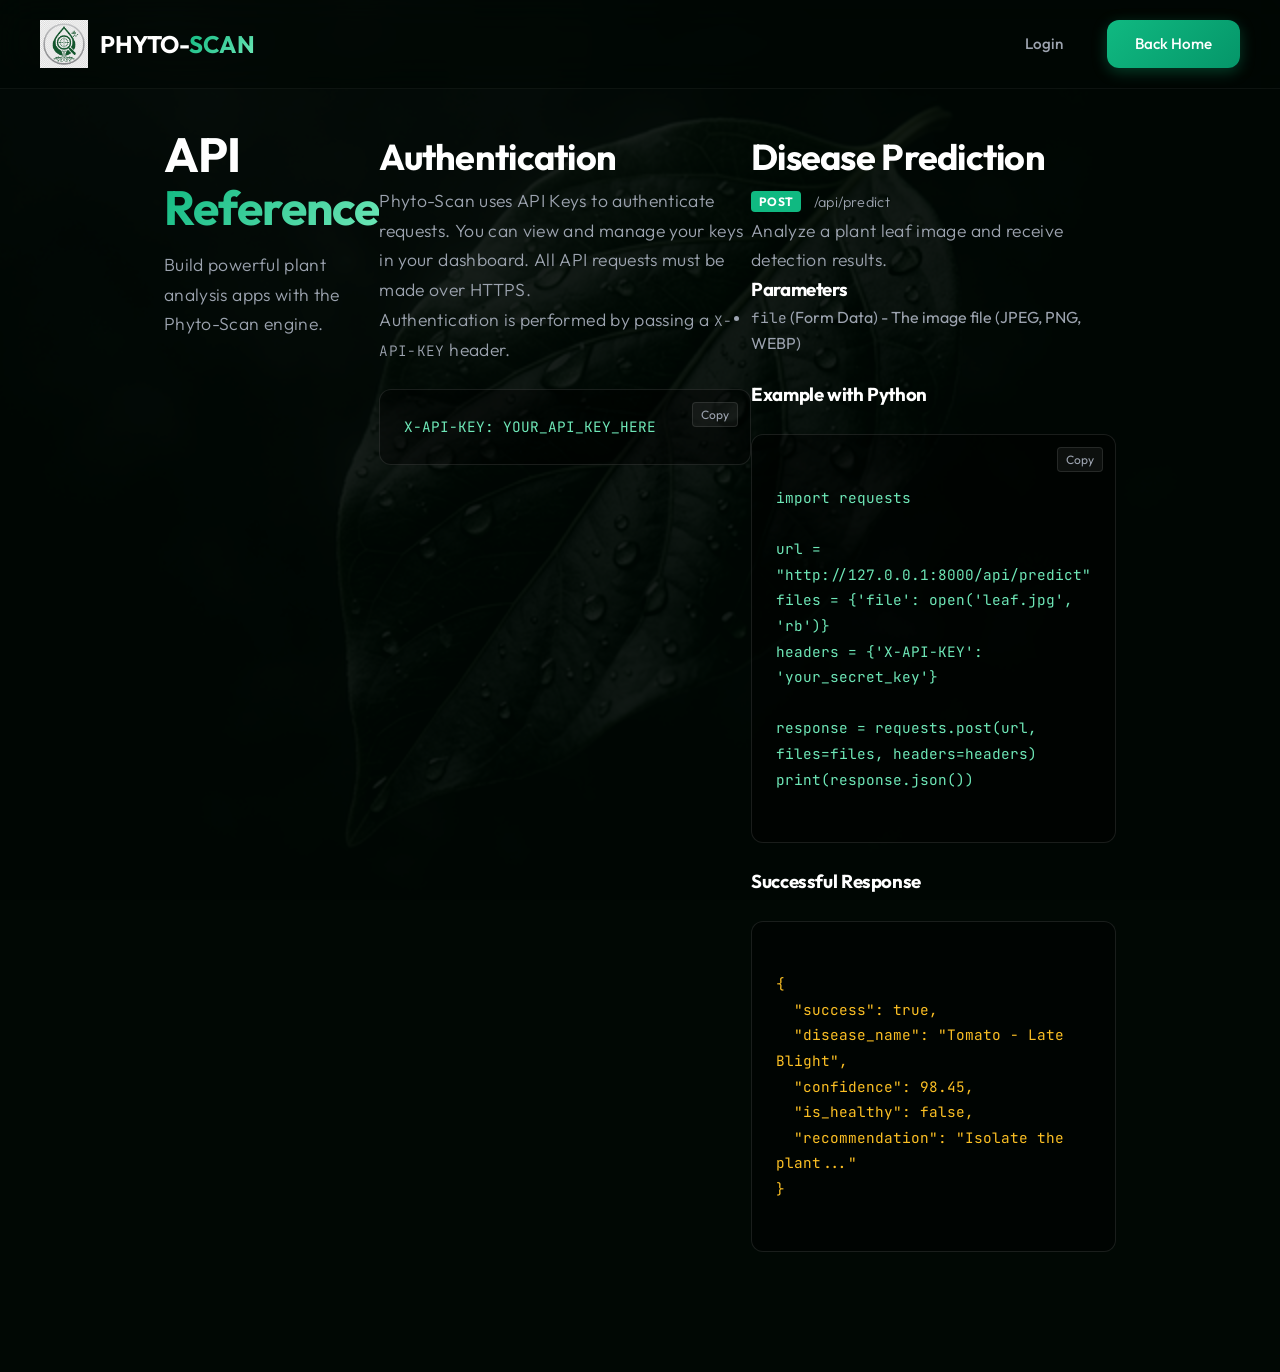
<file: frontend/docs.html>
<!DOCTYPE html>
<html lang="en">
<head>
    <meta charset="UTF-8">
    <meta name="viewport" content="width=device-width, initial-scale=1.0">
    <title>API Documentation — Phyto-Scan</title>
    <link rel="preconnect" href="https://fonts.googleapis.com">
    <link rel="preconnect" href="https://fonts.gstatic.com" crossorigin>
    <link href="https://fonts.googleapis.com/css2?family=Outfit:wght@300;400;500;600;700;800&family=JetBrains+Mono&display=swap" rel="stylesheet">
    <link rel="stylesheet" href="/frontend/style.css">
    <style>
        code { font-family: 'JetBrains Mono', monospace; font-size: 0.9rem; }
        .code-block { background: rgba(0,0,0,0.4); padding: 1.5rem; border-radius: 12px; border: 1px solid var(--glass-border); position: relative; margin: 1.5rem 0; }
        .copy-btn { position: absolute; top: 0.75rem; right: 0.75rem; background: rgba(255,255,255,0.05); border: 1px solid var(--glass-border); color: var(--text-muted); padding: 0.25rem 0.5rem; border-radius: 4px; font-size: 0.75rem; cursor: pointer; transition: all 0.2s; }
        .copy-btn:hover { background: var(--primary); color: #fff; }
        .doc-section { margin-bottom: 4rem; }
        .method { background: var(--primary); color: #fff; padding: 0.2rem 0.5rem; border-radius: 4px; font-weight: 700; font-size: 0.75rem; vertical-align: middle; margin-right: 0.5rem; }
        .endpoint { color: var(--text-muted); font-size: 0.9rem; }
    </style>
</head>
<body>
    <div class="bg-animated">
        <div class="hero-bg-image"></div>
        <div class="blob blob1"></div>
        <div class="blob blob2"></div>
        <div class="blob blob3"></div>
        <div class="noise-overlay"></div>
    </div>

    <nav class="glass-nav">
        <div class="nav-container">
            <a href="/" class="logo" style="text-decoration: none; color: inherit;">
                <img src="/frontend/logo.png" alt="Phyto-Scan Logo" class="logo-image" style="height: 48px; width: auto;">
                <span class="logo-text">PHYTO-<span class="highlight">SCAN</span></span>
            </a>
            <div class="auth-buttons" id="navAuth">
                <a href="/login" class="btn btn-ghost" style="text-decoration: none;">Login</a>
                <a href="/" class="btn btn-primary" style="text-decoration: none;">Back Home</a>
            </div>
        </div>
    </nav>

    <main class="auth-main" style="padding-top: 8rem; min-height: auto; text-align: left; align-items: flex-start; max-width: 1000px; margin: 0 auto;">
        <div class="docs-header fade-in-blur">
            <h1 style="font-size: 3rem; margin-bottom: 1rem;">API <span class="highlight">Reference</span></h1>
            <p style="color: var(--text-muted); font-size: 1.1rem;">Build powerful plant analysis apps with the Phyto-Scan engine.</p>
        </div>

        <div class="doc-section fade-in-blur stagger-1">
            <h2>Authentication</h2>
            <p>Phyto-Scan uses API Keys to authenticate requests. You can view and manage your keys in your dashboard. All API requests must be made over HTTPS.</p>
            <p>Authentication is performed by passing a <code>X-API-KEY</code> header.</p>
            
            <div class="code-block">
                <button class="copy-btn">Copy</button>
                <code style="color: #6EE7B7;">X-API-KEY: YOUR_API_KEY_HERE</code>
            </div>
        </div>

        <div class="doc-section fade-in-blur stagger-2">
            <h2>Disease Prediction</h2>
            <p><span class="method">POST</span> <span class="endpoint">/api/predict</span></p>
            <p>Analyze a plant leaf image and receive detection results.</p>
            
            <h3>Parameters</h3>
            <ul style="color: var(--text-muted); margin-bottom: 1.5rem;">
                <li><code>file</code> (Form Data) - The image file (JPEG, PNG, WEBP)</li>
            </ul>

            <h3>Example with Python</h3>
            <div class="code-block">
                <button class="copy-btn">Copy</button>
                <code style="color: #6EE7B7; white-space: pre-wrap;">
import requests

url = "http://127.0.0.1:8000/api/predict"
files = {'file': open('leaf.jpg', 'rb')}
headers = {'X-API-KEY': 'your_secret_key'}

response = requests.post(url, files=files, headers=headers)
print(response.json())
                </code>
            </div>

            <h3>Successful Response</h3>
            <div class="code-block">
                <code style="color: #FBBF24; white-space: pre-wrap;">
{
  "success": true,
  "disease_name": "Tomato - Late Blight",
  "confidence": 98.45,
  "is_healthy": false,
  "recommendation": "Isolate the plant..."
}
                </code>
            </div>
        </div>
    </main>

    <script src="/frontend/script.js"></script>
</body>
</html>
</file>
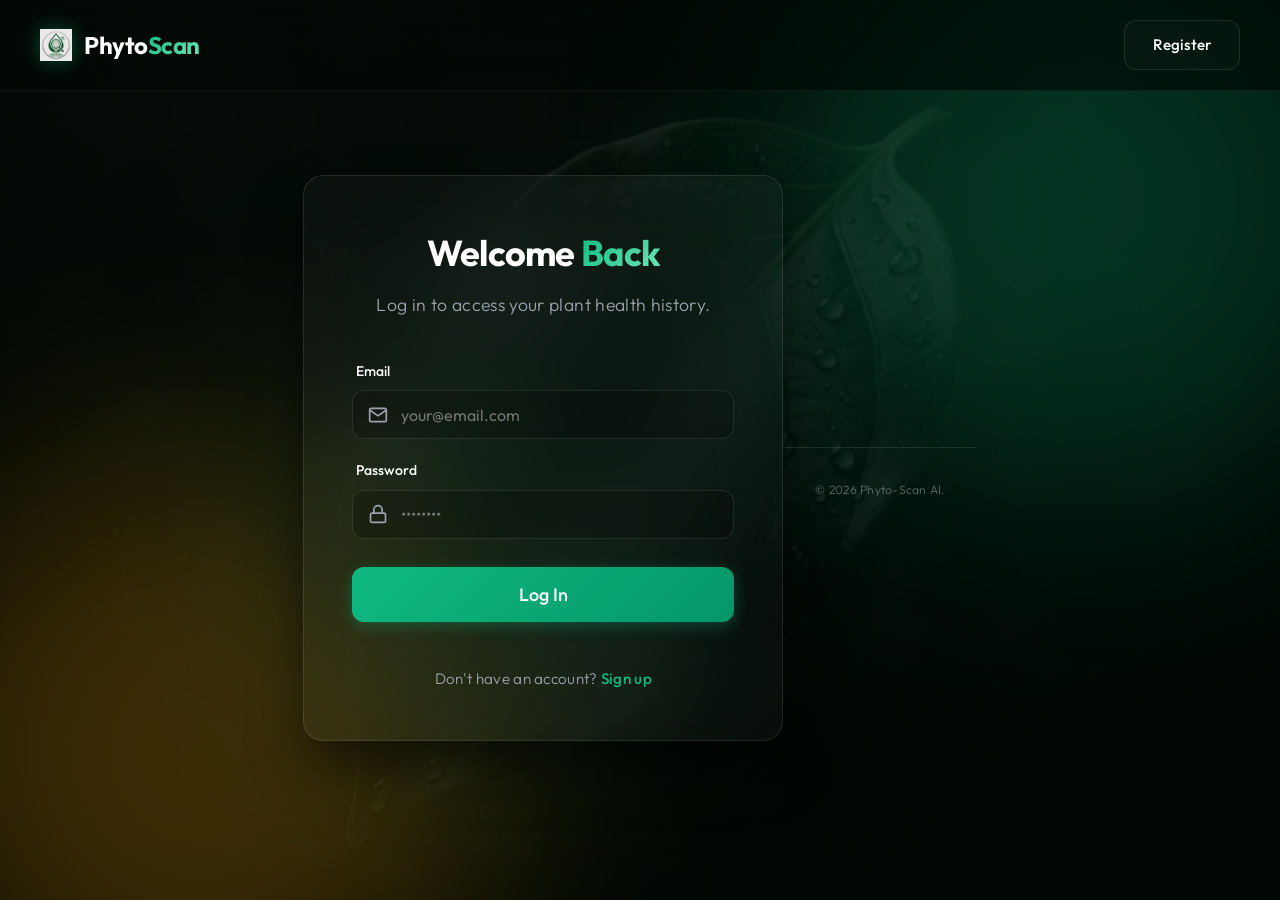
<file: frontend/login.html>
<!DOCTYPE html>
<html lang="en">
<head>
    <meta charset="UTF-8">
    <meta name="viewport" content="width=device-width, initial-scale=1.0">
    <title>Login - Phyto-Scan</title>
    <link rel="preconnect" href="https://fonts.googleapis.com">
    <link rel="preconnect" href="https://fonts.gstatic.com" crossorigin>
    <link href="https://fonts.googleapis.com/css2?family=Outfit:wght@300;400;500;600;700;800&display=swap" rel="stylesheet">
    <link rel="stylesheet" href="/frontend/style.css">
</head>
<body>
    <div class="bg-animated">
        <div class="hero-bg-image"></div>
        <div class="blob blob-1"></div>
        <div class="blob blob-2"></div>
        <div class="blob blob-3"></div>
    </div>

    <nav class="glass-nav">
        <div class="nav-container">
            <div class="logo">
                <img src="/frontend/logo.png" alt="Phyto-Scan" class="logo-icon">
                <span>Phyto<span class="highlight">Scan</span></span>
            </div>
            <div class="auth-buttons">
                <a href="/register" class="btn btn-outline" style="text-decoration: none;">Register</a>
            </div>
        </div>
    </nav>

    <main class="auth-main">
        <div class="auth-container glass-panel fade-in-blur stagger-1">
            <div class="auth-header">
                <h2>Welcome <span class="highlight">Back</span></h2>
                <p>Log in to access your plant health history.</p>
            </div>

            <form id="loginForm" class="auth-form">
                <div class="form-group">
                    <label for="email">Email</label>
                    <div class="input-wrapper">
                        <svg class="input-icon" viewBox="0 0 24 24" fill="none" stroke="currentColor" stroke-width="2"><path d="M4 4h16c1.1 0 2 .9 2 2v12c0 1.1-.9 2-2 2H4c-1.1 0-2-.9-2-2V6c0-1.1.9-2 2-2z"></path><polyline points="22,6 12,13 2,6"></polyline></svg>
                        <input type="email" id="email" name="email" placeholder="your@email.com" required>
                    </div>
                </div>
                <div class="form-group">
                    <label for="password">Password</label>
                    <div class="input-wrapper">
                        <svg class="input-icon" viewBox="0 0 24 24" fill="none" stroke="currentColor" stroke-width="2"><rect x="3" y="11" width="18" height="11" rx="2" ry="2"></rect><path d="M7 11V7a5 5 0 0 1 10 0v4"></path></svg>
                        <input type="password" id="password" name="password" placeholder="••••••••" required>
                        <button type="button" class="eye-btn" id="togglePassword">
                            <svg viewBox="0 0 24 24" fill="none" class="eye-open" stroke="currentColor" stroke-width="2"><path d="M1 12s4-8 11-8 11 8 11 8-4 8-11 8-11-8-11-8z"></path><circle cx="12" cy="12" r="3"></circle></svg>
                            <svg viewBox="0 0 24 24" fill="none" class="eye-closed" style="display:none;" stroke="currentColor" stroke-width="2"><path d="M17.94 17.94A10.07 10.07 0 0 1 12 20c-7 0-11-8-11-8a18.45 18.45 0 0 1 5.06-5.94M9.9 4.24A9.12 9.12 0 0 1 12 4c7 0 11 8 11 8a18.5 18.5 0 0 1-2.16 3.19m-6.72-1.07a3 3 0 1 1-4.24-4.24"></path><line x1="1" y1="1" x2="23" y2="23"></line></svg>
                        </button>
                    </div>
                </div>
                <button type="submit" class="btn btn-primary btn-large w-100 mt-2">Log In</button>
                <p class="auth-switch">Don't have an account? <a href="/register">Sign up</a></p>
            </form>
        </div>
        <footer class="glass-footer" style="margin-top: 4rem; padding: 2rem; border-top: 1px solid var(--glass-border); text-align: center; position: relative; z-index: 10;">
            <p style="font-size: 0.75rem; color: var(--text-muted); opacity: 0.6;">&copy; 2026 Phyto-Scan AI.</p>
        </footer>
    </main>
    <script src="/frontend/js/ui.js"></script>
    <script src="/frontend/js/auth.js"></script>

</body>
</html>
</file>
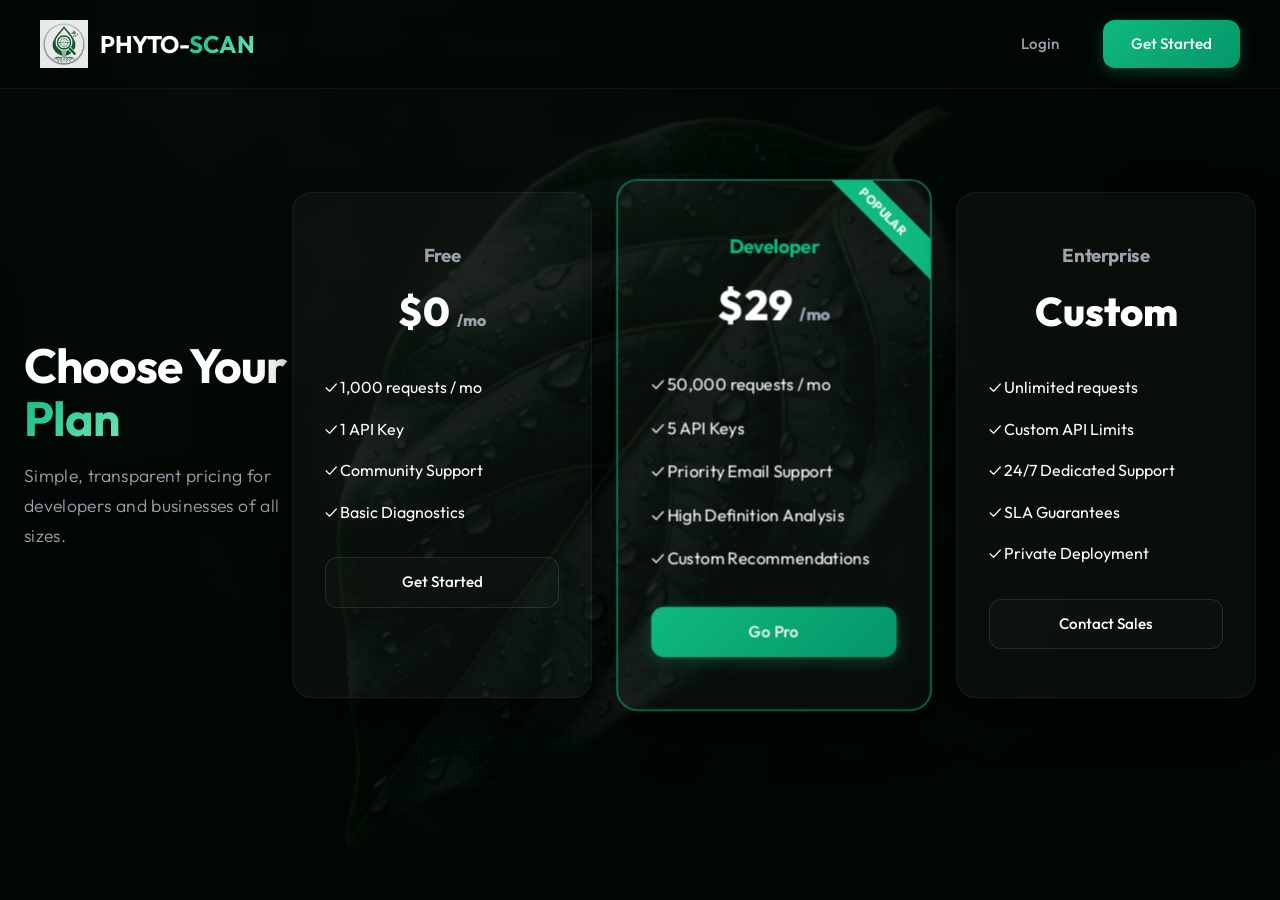
<file: frontend/pricing.html>
<!DOCTYPE html>
<html lang="en">
<head>
    <meta charset="UTF-8">
    <meta name="viewport" content="width=device-width, initial-scale=1.0">
    <title>Pricing — Phyto-Scan Plant API</title>
    <link rel="preconnect" href="https://fonts.googleapis.com">
    <link rel="preconnect" href="https://fonts.gstatic.com" crossorigin>
    <link href="https://fonts.googleapis.com/css2?family=Outfit:wght@300;400;500;600;700;800&display=swap" rel="stylesheet">
    <link rel="stylesheet" href="/frontend/style.css">
</head>
<body>
    <div class="bg-animated">
        <div class="hero-bg-image"></div>
        <div class="blob blob1"></div>
        <div class="blob blob2"></div>
        <div class="blob blob3"></div>
        <div class="noise-overlay"></div>
    </div>

    <nav class="glass-nav">
        <div class="nav-container">
            <a href="/" class="logo" style="text-decoration: none; color: inherit;">
                <img src="/frontend/logo.png" alt="Phyto-Scan Logo" class="logo-image" style="height: 48px; width: auto;">
                <span class="logo-text">PHYTO-<span class="highlight">SCAN</span></span>
            </a>
            <div class="auth-buttons" id="navAuth">
                <a href="/login" class="btn btn-ghost" style="text-decoration: none;">Login</a>
                <a href="/register" class="btn btn-primary" style="text-decoration: none;">Get Started</a>
            </div>
        </div>
    </nav>

    <main class="auth-main" style="padding-top: 8rem; min-height: auto;">
        <div class="pricing-header fade-in-blur">
            <h1 style="font-size: 3rem; margin-bottom: 1rem;">Choose Your <span class="highlight">Plan</span></h1>
            <p style="color: var(--text-muted); font-size: 1.1rem;">Simple, transparent pricing for developers and businesses of all sizes.</p>
        </div>

        <div class="pricing-grid fade-in-blur stagger-1" style="display: grid; grid-template-columns: repeat(auto-fit, minmax(300px, 1fr)); gap: 2rem; max-width: 1100px; width: 100%; margin: 4rem auto;">
            
            <!-- Free Plan -->
            <div class="pricing-card glass-panel" style="padding: 3rem 2rem; text-align: center; border: 1px solid rgba(255,255,255,0.05);">
                <h3 style="margin-bottom: 0.5rem; color: var(--text-muted);">Free</h3>
                <div class="price" style="font-size: 2.5rem; font-weight: 800; margin-bottom: 2rem;">$0 <span style="font-size: 1rem; color: var(--text-muted);">/mo</span></div>
                <ul style="list-style: none; padding: 0; margin-bottom: 2rem; text-align: left; display: flex; flex-direction: column; gap: 1rem;">
                    <li>✓ 1,000 requests / mo</li>
                    <li>✓ 1 API Key</li>
                    <li>✓ Community Support</li>
                    <li>✓ Basic Diagnostics</li>
                </ul>
                <a href="/register" class="btn btn-outline w-100" style="text-decoration: none;">Get Started</a>
            </div>

            <!-- Pro Plan -->
            <div class="pricing-card glass-panel" style="padding: 3rem 2rem; text-align: center; border: 1.5px solid var(--primary); transform: scale(1.05); position: relative; overflow: hidden;">
                <div style="position: absolute; top: 1rem; right: -2rem; background: var(--primary); color: #fff; padding: 0.25rem 3rem; transform: rotate(45deg); font-size: 0.75rem; font-weight: 700;">POPULAR</div>
                <h3 style="margin-bottom: 0.5rem; color: var(--primary);">Developer</h3>
                <div class="price" style="font-size: 2.5rem; font-weight: 800; margin-bottom: 2rem;">$29 <span style="font-size: 1rem; color: var(--text-muted);">/mo</span></div>
                <ul style="list-style: none; padding: 0; margin-bottom: 2rem; text-align: left; display: flex; flex-direction: column; gap: 1rem;">
                    <li>✓ 50,000 requests / mo</li>
                    <li>✓ 5 API Keys</li>
                    <li>✓ Priority Email Support</li>
                    <li>✓ High Definition Analysis</li>
                    <li>✓ Custom Recommendations</li>
                </ul>
                <a href="/register" class="btn btn-primary w-100" style="text-decoration: none;">Go Pro</a>
            </div>

            <!-- Enterprise Plan -->
            <div class="pricing-card glass-panel" style="padding: 3rem 2rem; text-align: center; border: 1px solid rgba(255,255,255,0.05);">
                <h3 style="margin-bottom: 0.5rem; color: var(--text-muted);">Enterprise</h3>
                <div class="price" style="font-size: 2.5rem; font-weight: 800; margin-bottom: 2rem;">Custom</div>
                <ul style="list-style: none; padding: 0; margin-bottom: 2rem; text-align: left; display: flex; flex-direction: column; gap: 1rem;">
                    <li>✓ Unlimited requests</li>
                    <li>✓ Custom API Limits</li>
                    <li>✓ 24/7 Dedicated Support</li>
                    <li>✓ SLA Guarantees</li>
                    <li>✓ Private Deployment</li>
                </ul>
                <a href="/login" class="btn btn-outline w-100" style="text-decoration: none;">Contact Sales</a>
            </div>
        </div>
    </main>

    <script src="/frontend/script.js"></script>
</body>
</html>
</file>
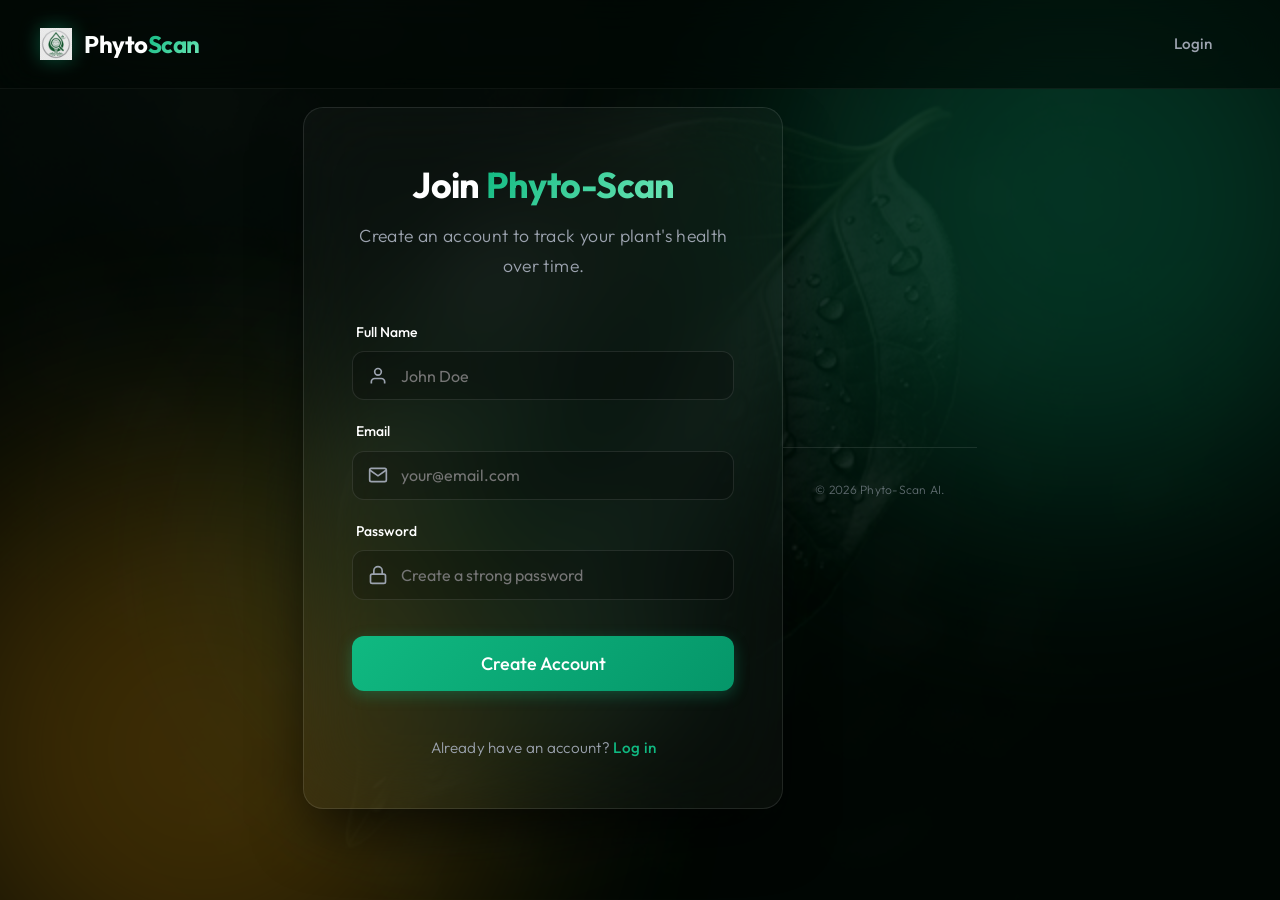
<file: frontend/register.html>
<!DOCTYPE html>
<html lang="en">
<head>
    <meta charset="UTF-8">
    <meta name="viewport" content="width=device-width, initial-scale=1.0">
    <title>Register - Phyto-Scan</title>
    <link rel="preconnect" href="https://fonts.googleapis.com">
    <link rel="preconnect" href="https://fonts.gstatic.com" crossorigin>
    <link href="https://fonts.googleapis.com/css2?family=Outfit:wght@300;400;500;600;700;800&display=swap" rel="stylesheet">
    <link rel="stylesheet" href="/frontend/style.css">
</head>
<body>
    <div class="bg-animated">
        <div class="hero-bg-image"></div>
        <div class="blob blob-1"></div>
        <div class="blob blob-2"></div>
        <div class="blob blob-3"></div>
    </div>

    <nav class="glass-nav">
        <div class="nav-container">
            <div class="logo">
                <img src="/frontend/logo.png" alt="Phyto-Scan" class="logo-icon">
                <span>Phyto<span class="highlight">Scan</span></span>
            </div>
            <div class="auth-buttons">
                <a href="/login" class="btn btn-ghost" style="text-decoration: none;">Login</a>
            </div>
        </div>
    </nav>

    <main class="auth-main">
        <div class="auth-container glass-panel fade-in-blur stagger-1">
            <div class="auth-header">
                <h2>Join <span class="highlight">Phyto-Scan</span></h2>
                <p>Create an account to track your plant's health over time.</p>
            </div>

            <form id="registerForm" class="auth-form">
                <div class="form-group">
                    <label for="name">Full Name</label>
                    <div class="input-wrapper">
                        <svg class="input-icon" viewBox="0 0 24 24" fill="none" stroke="currentColor" stroke-width="2"><path d="M20 21v-2a4 4 0 0 0-4-4H8a4 4 0 0 0-4 4v2"></path><circle cx="12" cy="7" r="4"></circle></svg>
                        <input type="text" id="name" name="name" placeholder="John Doe" required>
                    </div>
                </div>
                <div class="form-group">
                    <label for="email">Email</label>
                    <div class="input-wrapper">
                        <svg class="input-icon" viewBox="0 0 24 24" fill="none" stroke="currentColor" stroke-width="2"><path d="M4 4h16c1.1 0 2 .9 2 2v12c0 1.1-.9 2-2 2H4c-1.1 0-2-.9-2-2V6c0-1.1.9-2 2-2z"></path><polyline points="22,6 12,13 2,6"></polyline></svg>
                        <input type="email" id="email" name="email" placeholder="your@email.com" required>
                    </div>
                </div>
                <div class="form-group">
                    <label for="password">Password</label>
                    <div class="input-wrapper">
                        <svg class="input-icon" viewBox="0 0 24 24" fill="none" stroke="currentColor" stroke-width="2"><rect x="3" y="11" width="18" height="11" rx="2" ry="2"></rect><path d="M7 11V7a5 5 0 0 1 10 0v4"></path></svg>
                        <input type="password" id="password" name="password" placeholder="Create a strong password" required minlength="8">
                    </div>
                </div>
                <button type="submit" class="btn btn-primary btn-large w-100 mt-4">Create Account</button>
                <p class="auth-switch">Already have an account? <a href="/login">Log in</a></p>
            </form>
        </div>
        <footer class="glass-footer" style="margin-top: 4rem; padding: 2rem; border-top: 1px solid var(--glass-border); text-align: center; position: relative; z-index: 10;">
            <p style="font-size: 0.75rem; color: var(--text-muted); opacity: 0.6;">&copy; 2026 Phyto-Scan AI.</p>
        </footer>
    </main>
    <script src="/frontend/js/ui.js"></script>
    <script src="/frontend/js/auth.js"></script>

</body>
</html>
</file>
<file: frontend/style.css>
/**
 * style.css — Main entrypoint
 * Imports all component files in order of dependency.
 * Edit individual files in frontend/css/ for targeted changes.
 */

/* 1. Design Tokens */
@import url('/frontend/css/variables.css');

/* 2. Document Base */
@import url('/frontend/css/base.css');

/* 3. Loader */
@import url('/frontend/css/loader.css');

/* 4. Reusable Components: Buttons, Nav, Glass, Badges */
@import url('/frontend/css/components.css');

/* 5. Forms & Auth */
@import url('/frontend/css/forms.css');

/* 6. Hero / Landing Page */
@import url('/frontend/css/hero.css');

/* 7. Dashboard */
@import url('/frontend/css/dashboard.css');

/* 8. Upload / Scan */
@import url('/frontend/css/upload.css');

/* 9. Result Cards */
@import url('/frontend/css/results.css');

/* 10. Utilities, Animations & Responsive */
@import url('/frontend/css/utilities.css');
</file>
